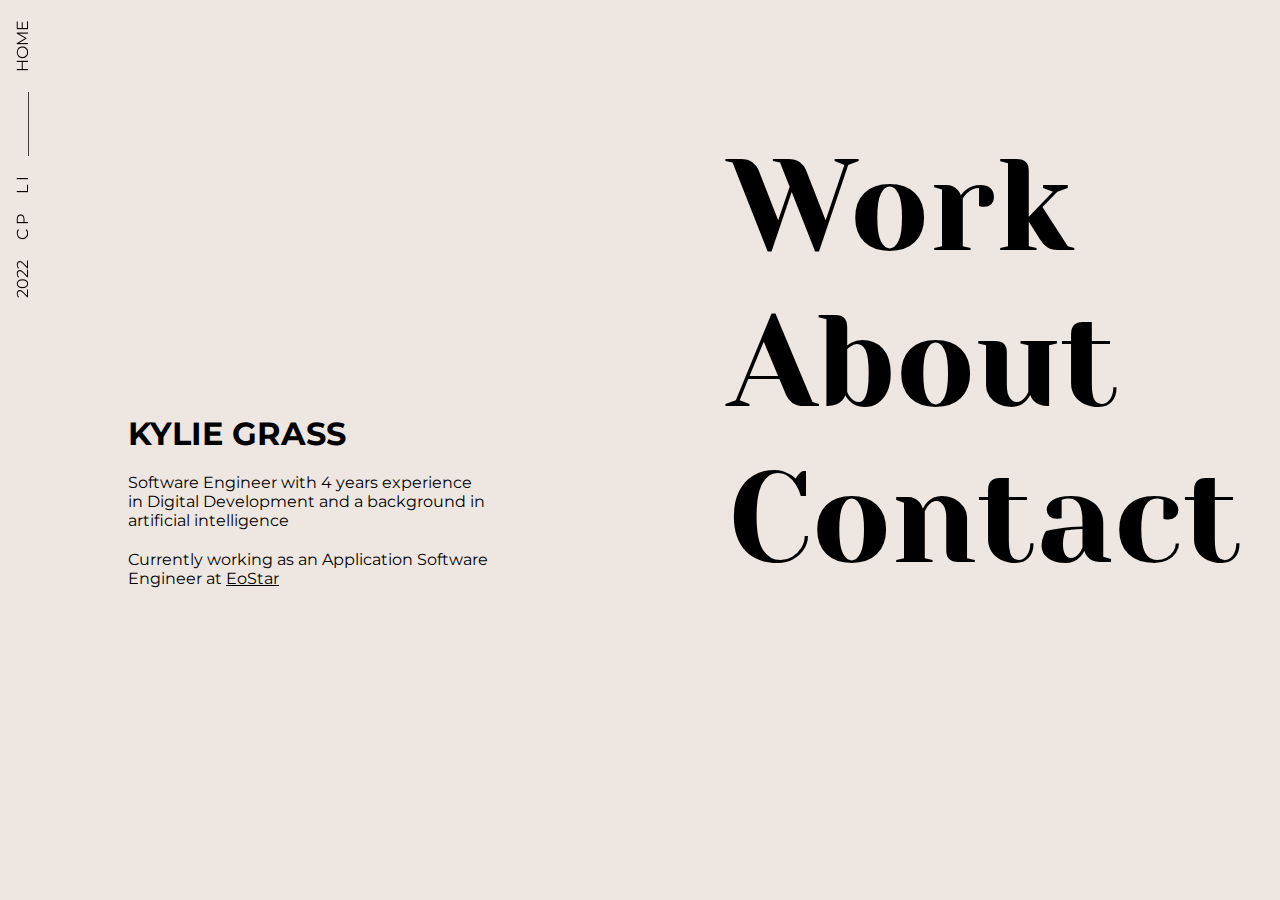
<file: index.html>
<!DOCTYPE html>
<html lang="en">
<head>
    <meta charset="UTF-8">
    <meta http-equiv="X-UA-Compatible" content="IE=edge">
    <meta name="viewport" content="width=device-width, initial-scale=1.0">
    <link rel="stylesheet" href="style.css">
    <link href="https://fonts.googleapis.com/css2?family=Montserrat:wght@200;300&display=swap" rel="stylesheet">
    <link href="https://fonts.googleapis.com/css2?family=Cinzel:wght@500&display=swap" rel="stylesheet">
    <link rel="preconnect" href="https://fonts.googleapis.com">
    <link rel="preconnect" href="https://fonts.gstatic.com" crossorigin>
    <link href="https://fonts.googleapis.com/css2?family=Yeseva+One&display=swap" rel="stylesheet">
    <link rel="script" href="script.js">

    <title>Kylie Grass</title>
</head>
<body id="home-page">

<!-- Welcome Popup Screen Start-->
<div class="popup">
    <button id="close">&times;</button>
    <h2>Welcome!</h2>
    <p>Thanks for being here, this popup is for display purposes only. Please keep hands and feet inside the ride at all times. Press the 'X' to continue.</p>
</div>
<!-- Welcome Popup Screen End-->

    <div class="main-nav">
        <ul class="nav">
          <li><a href="index.html">HOME</a></li>
          <li>________</li>
          <li><a href="https://www.linkedin.com/in/kylie-g-428700144/" target="_blank">L I</a></li> <!--LinkedIn-->
          <li><a href="https://codepen.io/kyliegrass/collections/" target="_blank">C P</a></li> <!--Code Pen-->
          <li><a href="#">2022</a></li> <!--Copywrite-->
        </ul>
   </div>

   <!-- Main Content Left Side -->
   <div class="main-content">
        <div class="main-content-header">
            <h1>KYLIE GRASS</h1>
        </div>
        <div class="main-content-description">
            <p>Software Engineer with 4 years experience in Digital Development and a background in artificial intelligence</p>
        </div>
        <div class="main-content-description">
            <p>Currently working as an Application Software Engineer at <a href="https://eostar.com/" target="blank"><span class="red">EoStar</span></a></p>
        </div>
   </div>


<!-- Main Content Right Side -->
   <div class="sub-content">
        <div class="sub-content-nav">
            <ul class="sub-nav">
                <li><a href="work.html">Work</a></li>
                <li><a href="about.html">About</a></li>
                <li><a href="contact.html">Contact</a></li>
            </ul>
        </div>
   </div>

<script src="script.js"></script>

</body>
</html>
</file>
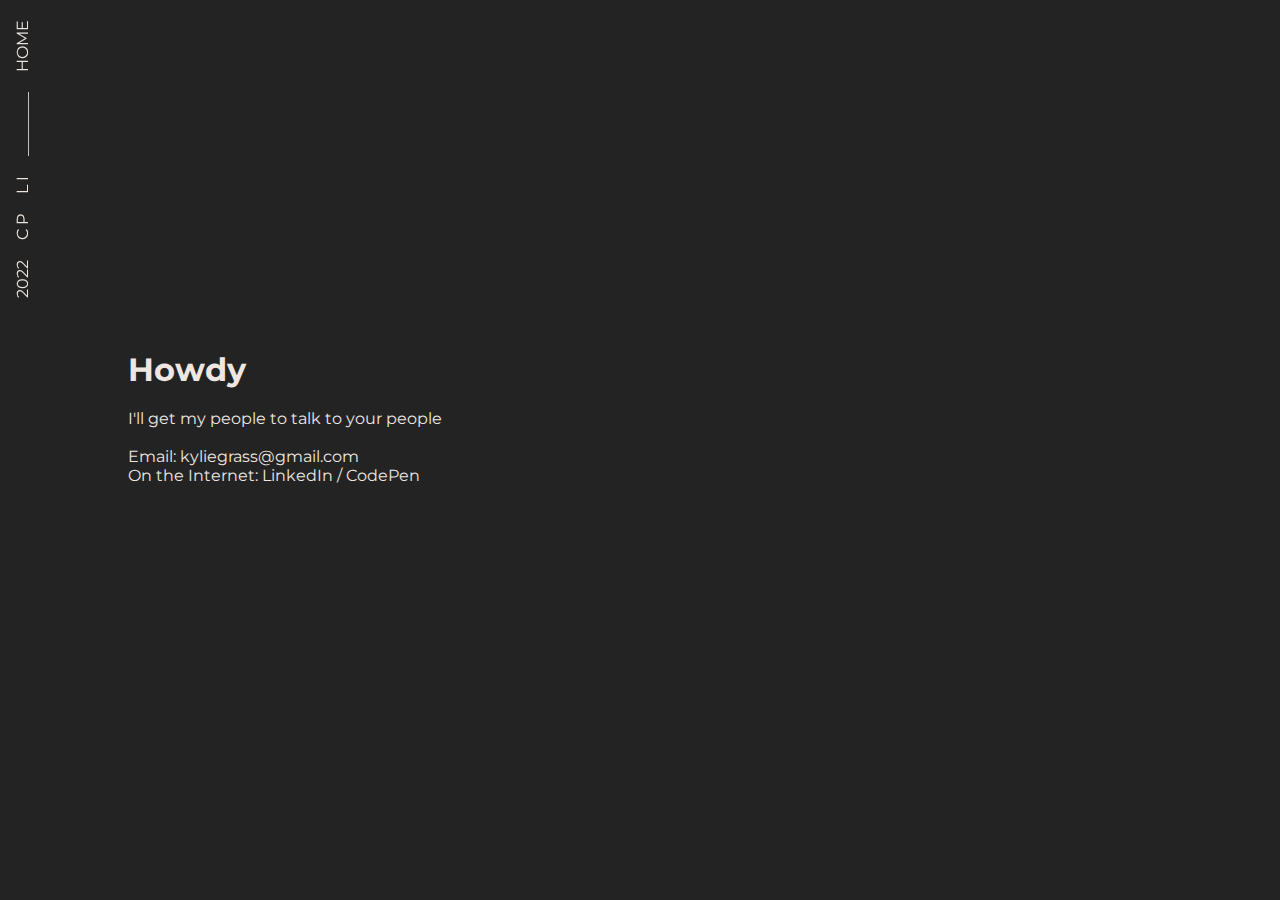
<file: contact.html>
<!DOCTYPE html>
<html lang="en">
<head>
    <meta charset="UTF-8">
    <meta http-equiv="X-UA-Compatible" content="IE=edge">
    <meta name="viewport" content="width=device-width, initial-scale=1.0">
    <link rel="stylesheet" href="style.css">
    <link rel="preconnect" href="https://fonts.googleapis.com">
    <link rel="preconnect" href="https://fonts.gstatic.com" crossorigin>
    <link href="https://fonts.googleapis.com/css2?family=Montserrat:wght@200;300&display=swap" rel="stylesheet">
    <link rel="preconnect" href="https://fonts.googleapis.com">
    <link rel="preconnect" href="https://fonts.gstatic.com" crossorigin>
    <link href="https://fonts.googleapis.com/css2?family=Noto+Serif+JP:wght@300&display=swap" rel="stylesheet">
    <link rel="stylesheet" href="https://fonts.googleapis.com/css2?family=Material+Symbols+Outlined:opsz,wght,FILL,GRAD@20..48,100..700,0..1,-50..200" />

    <title>Kylie Grass</title>
</head>
<body id="work-page">
    <div class="main-nav">
        <ul class="nav">
            <li><a href="index.html">HOME</a></li>
            <li class="nav-line">________</li>
            <li><a href="https://www.linkedin.com/in/kylie-g-428700144/" target="_blank">L I</a></li> <!--LinkedIn-->
            <li><a href="https://codepen.io/kyliegrass/collections/" target="_blank">C P</a></li> <!--Code Pen-->
            <li><a href="#">2022</a></li> <!--Copywrite-->
        </ul>
   </div>

   <!-- Main Content Left Side -->
   <div class="work-main-content">
        <div class="main-content-header">
            <h1>Howdy</h1>
        </div>
        <div class="work-main-content-description">
            <p>I'll get my people to talk to your people</p>
            <br>
            <p>Email: kyliegrass@gmail.com</p>
            <p>On the Internet: <a href="https://www.linkedin.com/in/kylie-g-428700144/" target="blank">LinkedIn</a> / <a href="https://codepen.io/your-work?item_type=collection" target="blank">CodePen</a></p>
        </div>
    </div>
</body>
</html>
</file>
<file: style.css>
@import url('https://fonts.googleapis.com/css2?family=Montserrat:wght@200;300&display=swap');
@import url('https://fonts.googleapis.com/css2?family=Yeseva+One&display=swap');

* {
    margin: 0;
    padding: 0;
    font-family: 'Montserrat', sans-serif;
}

html {
    -ms-text-size-adjust: 100%;
    -webkit-text-size-adjust: 100%;
}

#home-page {
    background-color: #eee7e1;
}

#home-page a {
    text-decoration: none;
    color: black;
    font-family: 'Montserrat', sans-serif;
  }

#work-page {
    background-color: #232323;
}

#work-page a {
    text-decoration: none;
    color: #eee7e1;
    font-family: 'Montserrat', sans-serif;
}

#about-page {
    background-color: #eee7e1;
}

#about-page a {
    text-decoration: none;
    color: black;
    font-family: 'Montserrat', sans-serif;
  }

/*---- Nav Bar ---*/

.main-nav {
    width: 100vh;    
    height: 45px;
    position: fixed;
    background: transparent;
    -webkit-transform-origin: left top;
    -webkit-transform: rotate(-90deg) translateX(-100%);
  }

  ul.nav li {    
    margin-right: 20px;
    float: right;
    height:100%;
    line-height:45px;
    list-style-type: none;
  }

  .nav-line {
    color: #eee7e1;
  }

  @media (max-width: 700px) {
    .main-nav {
        display: none;
    }
}

/*---- Main Content Left Side ---*/

.main-content {
    width: 600px;
    margin-left: 10%;
    padding-top: 30%;
    float: left;
    font-family: 'Montserrat', sans-serif;
    max-width: 60%;
}

.main-content-header {
    overflow: hidden;
    padding-top: 5%;
    font-family: 'Montserrat', sans-serif;
}

.main-content-description {
    padding-top: 20px; /*top, right, bottom, and left*/
    display: block;
    overflow: hidden;
    max-width: 60%;
}

 .main-content-description span {
    text-decoration-line: underline;
    text-decoration-style: solid;
}

@media (max-width: 700px) {
    .main-content {
        margin: 10%;
        padding-top: 10%;
        max-width: 100%;
    }
}

/*---- Main Content Right Side ---*/

.sub-content {
    padding-top: 10%;
    padding-left: 6%;
    text-align: left;
    font-family: 'Yeseva One', cursive !important;
}

.sub-content-nav {
    background: transparent;
  }

  ul.sub-nav li {
    list-style-type: none;
  }

  .sub-nav a {
    text-decoration: none;
    color: black;
    font-family: 'Yeseva One', cursive !important;
    font-size: 130px;
    line-height: 1.2;
  }

  .sub-nav a:hover {
    font-style: italic;
  }

  @media (max-width: 700px) {
    .sub-nav a {
        font-size: 70px;
        position: relative;
        bottom: 0;
        left: 0;
        font-family: 'Yeseva One', cursive !important;
    }
}

/*---- Work Content Left Side ---*/

.work-main-content {
    width: 600px;
    margin-left: 10%;
    padding-top: 25%;
    float: left;
    font-family: 'Montserrat', sans-serif;
    max-width: 60%;
    color: #eee7e1;
}

.work-main-content-header {
    overflow: hidden;
    padding-top: 5%;
}

.work-main-content-description {
    padding-top: 20px; /*top, right, bottom, and left*/
    display: block;
    overflow: hidden;
    max-width: 60%;
}

@media (max-width: 700px) {
    .work-main-content {
        margin: 10%;
        padding-top: 10%;
        max-width: 100%;
    }
}


/*--- Work Right Side ---*/


.work-content {
    padding-top: 10%;
    padding-left: 6%;
    text-align: left;
    font-family: 'Noto Serif JP', serif;
    overflow: hidden;
}

.work-content-nav {
    background: transparent;
  }

  ul.work-nav li {
    list-style-type: none;
  }

  .work-nav a {
    color: #eee7e1;
  }

  .work-nav a:hover {
    font-style: italic;
  }

.work-nav {
    width: 100%;
    text-decoration: none;
    color: black;
    font-family: 'Noto Serif JP', serif;
    font-size: 70px;
    line-height: 1.2;
}

.work-nav span {
    font-size: 18px;
}

@media (max-width: 700px) {
    .work-nav {
        font-size: 40px;
    }

    .work-nav h3{
        font-size: 40px;
    }
}

/*--- About Left Side ---*/
.about-main-content {
    width: 700px;
    margin-left: 10%;
    padding-top: 10%;
    float: left;
    font-family: 'Montserrat', sans-serif;
    max-width: 60%;
}

.about-main-content-header {
    padding-top: 5%;
    max-width: 80%;
}

.about-main-content-description {
    padding-top: 20px; /*top, right, bottom, and left*/
    display: block;
    overflow: hidden;
    max-width: 70%;
}

@media (max-width: 700px) {

    #about-page {
        overflow-x: hidden;
    }
    .about-main-content {
        margin: 10%;
        padding-top: 10%;
        max-width: 100%;
    }

    .profile-img {
        display: none;
    }
}

.profile-img {
    position: absolute;
    top: 0;
    right: 0;
    bottom: 0;
    width: 400px;
    margin-top: 10%;
    margin-right: 5%;
    border-radius: 20px;
}

img {
    max-width: 100%;
    vertical-align: middle;
}

.cv-button {
    padding: 12px;;
    font-size: 30px;
    color: #eee7e1;
    background-color: #232323;
    border-radius: 50px;
    width: fit-content;
    font-family: 'Montserrat', sans-serif;
    margin-bottom: 25px;
}


/* Main Page Popup Screen */
.popup{
    background-color: #232323;
    max-width: 420px;
    padding: 30px 40px;
    position: absolute;
    transform: translate(-50%,-50%);
    left: 50%;
    top: 50%;
    border-radius: 8px;
    font-family: "Poppins",sans-serif;
    display: none; 
    text-align: center;
    z-index: 999999999;
}

.popup button{
    display: block;
    margin:  0 0 20px auto;
    background-color: transparent;
    font-size: 30px;
    color: #232323;
    background: #eee7e1;
    border-radius: 100%;
    width: 40px;
    height: 40px;
    border: none;
    outline: none;
    cursor: pointer;
}

.popup h2{
  margin-top: -20px;
  color: #eee7e1;
}

.popup p{
    font-size: 14px;
    text-align: center;
    margin: 20px 0;
    line-height: 25px;
    color: #eee7e1;
}
/*
.popup-link{
    display: block;
    width: 150px;
    position: relative;
    margin: 10px auto;
    text-align: center;
    background-color: #eee7e1;
    border-radius: 20px;
    color: #232323;
    text-decoration: none;
    padding: 8px 0;
}

.input {
  margin-bottom: 20px;
  padding: 2px;
  height: 25px;
  border-radius: 20px;
  text-align: center;
  background-color: #eee7e1;
  color: 232323;
  font-family: "Poppins",sans-serif;
}
*/

.work-nav h3 {
    color: #eee7e1;
    width: 100%;
    text-decoration: none;
    font-family: 'Montserrat', sans-serif;
    font-size: 65px;
    line-height: 1.2;
    font-weight: 100;
}
    
.work-nav h3:hover {
    font-style: italic;
}

.modal {
    position: fixed;
    top: 50%;
    left: 50%;
    transform: translate(-50%, -50%) scale(0);
    transition: 200ms ease-in-out;
    border: 1px solid black;
    border-radius: 10px;
    z-index: 10;
    background-color: #eee7e1;
    /*width: 800px;*/
    max-width: 80%;
  }
  
  .modal.active {
    transform: translate(-50%, -50%) scale(1);
  }
  
  .modal-header {
    padding: 10px 15px;
    display: flex;
    justify-content: space-between;
    align-items: center;
    border-bottom: 1px solid black;
  }
  
  .modal-header .title {
    font-size: 1rem;
    font-weight: bold;
  }
  
  .modal-header .close-button {
    cursor: pointer;
    border: none;
    outline: none;
    background: none;
    font-size: 1rem;
    font-weight: bold;
  }
  
  .modal-body {
    padding: 10px 15px;
    font-size: 20px;
  }
  
  #overlay {
    position: fixed;
    opacity: 0;
    transition: 200ms ease-in-out;
    top: 0;
    left: 0;
    right: 0;
    bottom: 0;
    background-color: rgba(0, 0, 0, .5);
    pointer-events: none;
  }
  
  #overlay.active {
    opacity: 1;
    pointer-events: all;
  }
  
  .project-pic {
    margin: auto;
    width: 800px; 
    height: 300px;
    display: flex;
    justify-content: space-between;
    align-items: center;
  }
</file>
